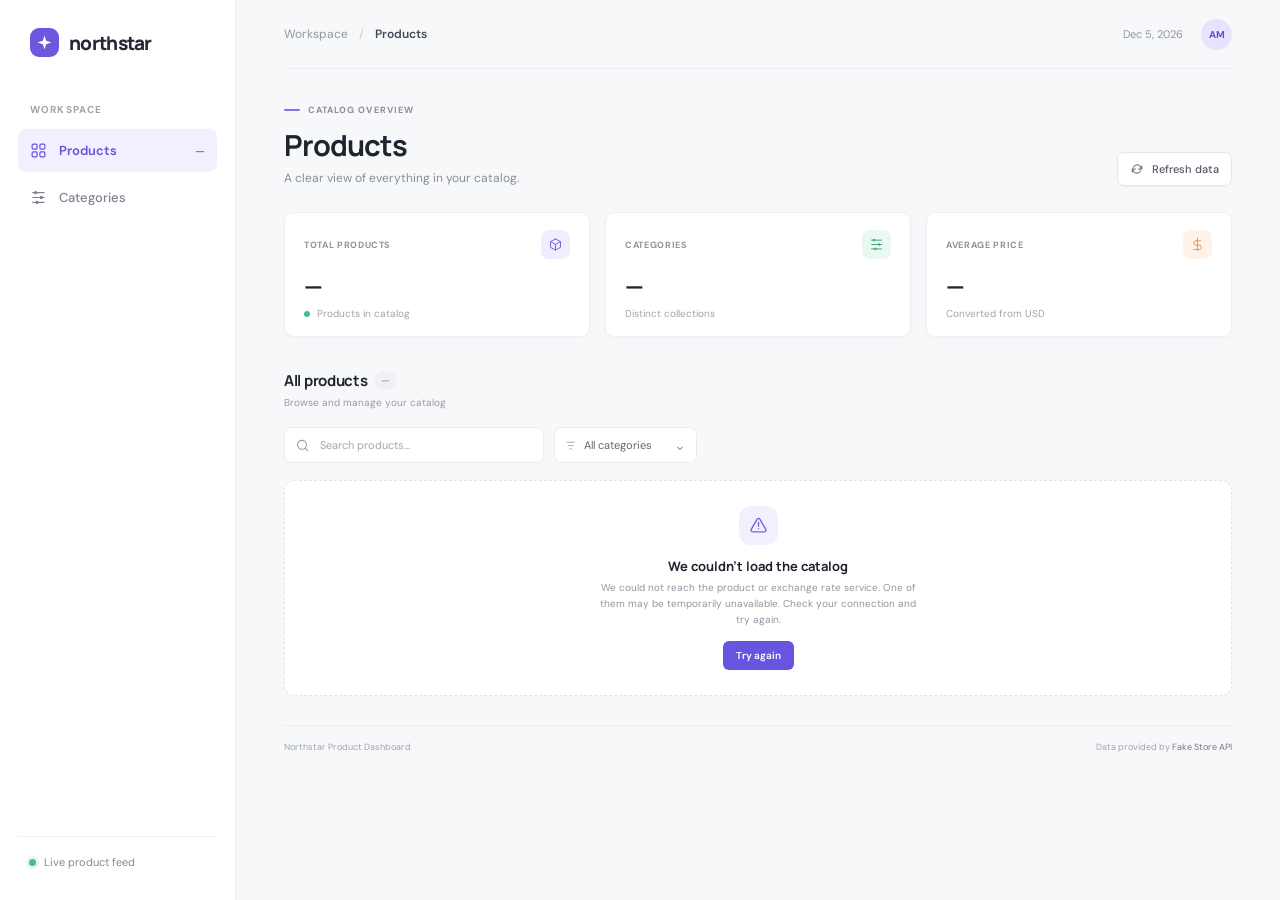
<file: index.html>
<!doctype html>
<html lang="en">
  <head>
    <meta charset="UTF-8" />
    <meta name="viewport" content="width=device-width, initial-scale=1.0" />
    <meta name="theme-color" content="#f7f8fa" />
    <meta name="description" content="Browse a live collection of products in the Northstar product dashboard." />
    <title>Northstar — Product dashboard</title>
    <link rel="preconnect" href="https://fakestoreapi.com" />
    <link rel="preconnect" href="https://fakestoreapi.com" crossorigin />
    <link rel="stylesheet" href="styles.css" />
    <script src="app.js" defer></script>
  </head>
  <body>
    <div class="app-shell">
      <aside class="sidebar" aria-label="Main navigation">
        <a class="brand" href="#" aria-label="Northstar home">
          <span class="brand-mark" aria-hidden="true"><svg viewBox="0 0 24 24"><path d="m12 2 2.3 7.7L22 12l-7.7 2.3L12 22l-2.3-7.7L2 12l7.7-2.3L12 2Z"/></svg></span>
          <span>northstar</span>
        </a>
        <div class="nav-label">WORKSPACE</div>
        <nav>
          <a class="nav-item active" href="#products" aria-current="page"><svg viewBox="0 0 24 24"><rect x="3" y="3" width="7" height="7" rx="1.5"/><rect x="14" y="3" width="7" height="7" rx="1.5"/><rect x="3" y="14" width="7" height="7" rx="1.5"/><rect x="14" y="14" width="7" height="7" rx="1.5"/></svg><span>Products</span><span class="nav-count" id="nav-count">—</span></a>
          <a class="nav-item muted" href="categories.html"><svg viewBox="0 0 24 24"><path d="M4 5h16M4 12h16M4 19h16"/><circle cx="8" cy="5" r="1.5"/><circle cx="16" cy="12" r="1.5"/><circle cx="10" cy="19" r="1.5"/></svg><span>Categories</span></a>
        </nav>
        <div class="sidebar-bottom"><div class="status-dot"></div><span>Live product feed</span></div>
      </aside>

      <main class="main-content" id="products">
        <header class="topbar"><div class="breadcrumbs"><span>Workspace</span><span class="crumb-divider">/</span><strong>Products</strong></div><div class="topbar-right"><span class="topbar-date" id="today-date"></span><span class="avatar" aria-label="Account: Alex Morgan">AM</span></div></header>
        <section class="page-heading">
          <div><div class="eyebrow"><span class="eyebrow-line"></span> CATALOG OVERVIEW</div><h1>Products</h1><p class="subtitle">A clear view of everything in your catalog.</p></div>
          <button class="refresh-button" id="refresh-button" type="button"><svg viewBox="0 0 24 24" aria-hidden="true"><path d="M20 7v5h-5M4 17v-5h5"/><path d="M5.6 9a7 7 0 0 1 11.7-2L20 12M4 12l2.7 5a7 7 0 0 0 11.7-2"/></svg><span>Refresh data</span></button>
        </section>

        <section class="stats-grid" aria-label="Catalog summary">
          <article class="stat-card"><div class="stat-top"><span class="stat-label">TOTAL PRODUCTS</span><span class="stat-icon lavender"><svg viewBox="0 0 24 24"><path d="m12 3 8 4.5v9L12 21l-8-4.5v-9L12 3Z"/><path d="m4.5 7.7 7.5 4.2 7.5-4.2M12 12v9"/></svg></span></div><div class="stat-value" id="total-stat">—</div><div class="stat-note"><span class="live-indicator"></span>Products in catalog</div></article>
          <article class="stat-card"><div class="stat-top"><span class="stat-label">CATEGORIES</span><span class="stat-icon mint"><svg viewBox="0 0 24 24"><path d="M4 5h16M4 12h16M4 19h16"/><circle cx="8" cy="5" r="1.5"/><circle cx="16" cy="12" r="1.5"/><circle cx="10" cy="19" r="1.5"/></svg></span></div><div class="stat-value" id="category-stat">—</div><div class="stat-note">Distinct collections</div></article>
          <article class="stat-card"><div class="stat-top"><span class="stat-label">AVERAGE PRICE</span><span class="stat-icon peach"><svg viewBox="0 0 24 24"><path d="M12 2v20M17 6H9.5a3.5 3.5 0 0 0 0 7h5a3.5 3.5 0 0 1 0 7H6"/></svg></span></div><div class="stat-value" id="average-stat">—</div><div class="stat-note" id="average-note">Converted from USD</div></article>
        </section>

        <section class="catalog-section" aria-label="Product catalog">
          <div class="catalog-header"><div><h2>All products <span class="section-count" id="section-count">—</span></h2><p class="section-subtitle">Browse and manage your catalog</p></div></div>
          <div class="toolbar"><label class="search-box"><svg viewBox="0 0 24 24" aria-hidden="true"><circle cx="11" cy="11" r="7"/><path d="m20 20-4-4"/></svg><input id="search-input" type="search" placeholder="Search products..." autocomplete="off" aria-label="Search products" /></label><label class="select-wrap"><svg viewBox="0 0 24 24" aria-hidden="true"><path d="M4 5h16M7 12h10m-7 7h4"/></svg><select id="category-filter" aria-label="Filter by category"><option value="all">All categories</option></select><span class="select-chevron">⌄</span></label><span class="result-count" id="result-count"></span></div>
          <div id="content-state" aria-live="polite" aria-busy="true"></div>
          <div class="product-grid" id="product-grid"></div>
        </section>
        <footer class="page-footer"><span>Northstar Product Dashboard</span><span>Data provided by <a href="https://fakestoreapi.com/" target="_blank" rel="noreferrer">Fake Store API</a></span></footer>
      </main>
    </div>
  </body>
</html>
</file>
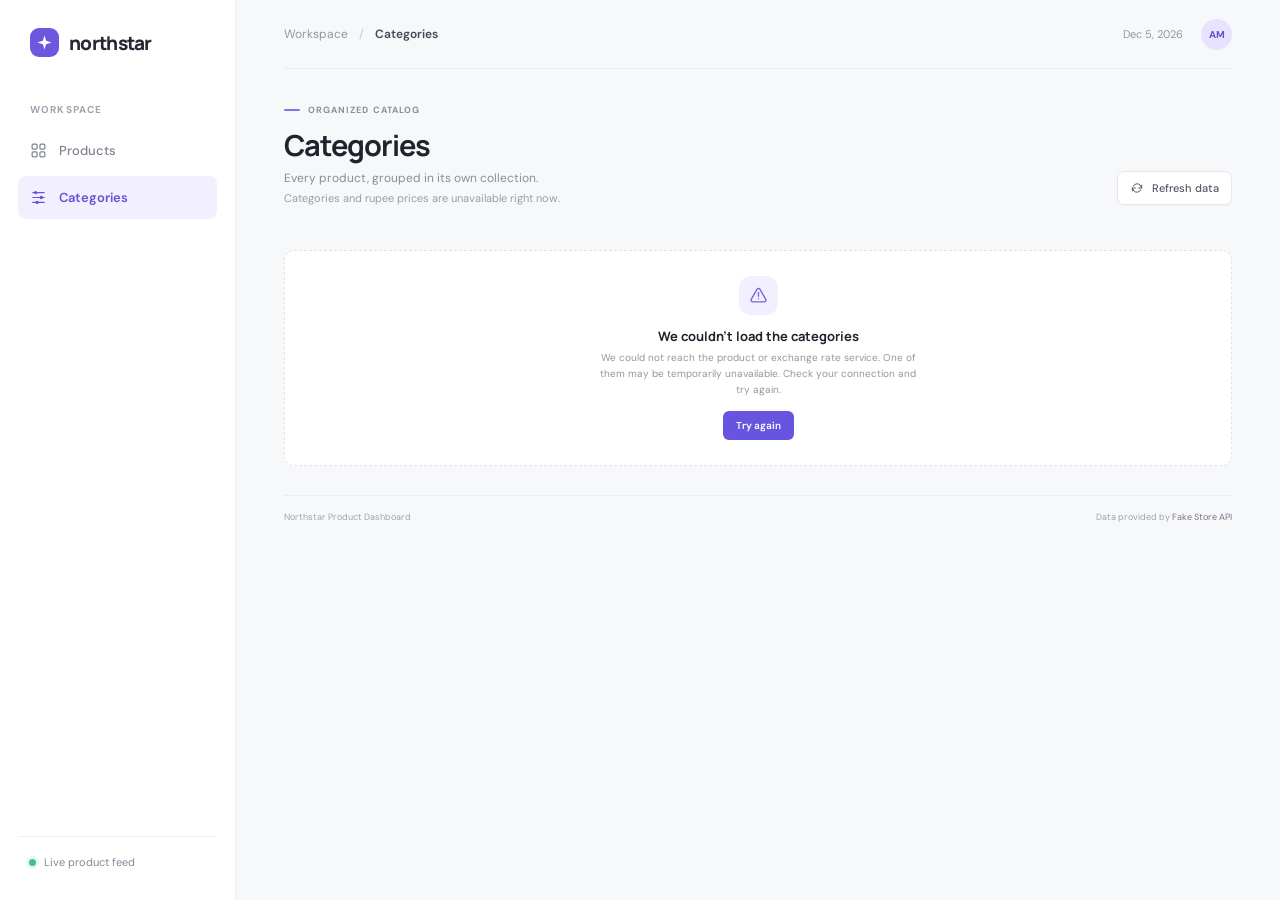
<file: categories.html>
<!doctype html>
<html lang="en">
  <head>
    <meta charset="UTF-8" />
    <meta name="viewport" content="width=device-width, initial-scale=1.0" />
    <meta name="theme-color" content="#f7f8fa" />
    <meta name="description" content="Browse every product, grouped into its own category." />
    <title>Categories — Northstar</title>
    <link rel="preconnect" href="https://fakestoreapi.com" />
    <link rel="preconnect" href="https://fakestoreapi.com" crossorigin />
    <link rel="stylesheet" href="styles.css" />
    <script src="categories.js" defer></script>
  </head>
  <body>
    <div class="app-shell">
      <aside class="sidebar" aria-label="Main navigation">
        <a class="brand" href="index.html" aria-label="Northstar home">
          <span class="brand-mark" aria-hidden="true"><svg viewBox="0 0 24 24"><path d="m12 2 2.3 7.7L22 12l-7.7 2.3L12 22l-2.3-7.7L2 12l7.7-2.3L12 2Z"/></svg></span>
          <span>northstar</span>
        </a>
        <div class="nav-label">WORKSPACE</div>
        <nav>
          <a class="nav-item muted" href="index.html#products"><svg viewBox="0 0 24 24"><rect x="3" y="3" width="7" height="7" rx="1.5"/><rect x="14" y="3" width="7" height="7" rx="1.5"/><rect x="3" y="14" width="7" height="7" rx="1.5"/><rect x="14" y="14" width="7" height="7" rx="1.5"/></svg><span>Products</span></a>
          <a class="nav-item active" href="categories.html" aria-current="page"><svg viewBox="0 0 24 24"><path d="M4 5h16M4 12h16M4 19h16"/><circle cx="8" cy="5" r="1.5"/><circle cx="16" cy="12" r="1.5"/><circle cx="10" cy="19" r="1.5"/></svg><span>Categories</span></a>
        </nav>
        <div class="sidebar-bottom"><div class="status-dot"></div><span>Live product feed</span></div>
      </aside>

      <main class="main-content category-page">
        <header class="topbar"><div class="breadcrumbs"><span>Workspace</span><span class="crumb-divider">/</span><strong>Categories</strong></div><div class="topbar-right"><span class="topbar-date" id="today-date"></span><span class="avatar" aria-label="Account: Alex Morgan">AM</span></div></header>
        <section class="page-heading">
          <div><div class="eyebrow"><span class="eyebrow-line"></span> ORGANIZED CATALOG</div><h1>Categories</h1><p class="subtitle">Every product, grouped in its own collection.</p><div class="category-summary" id="category-summary" aria-live="polite">Loading categories…</div></div>
          <button class="refresh-button" id="refresh-categories" type="button"><svg viewBox="0 0 24 24" aria-hidden="true"><path d="M20 7v5h-5M4 17v-5h5"/><path d="M5.6 9a7 7 0 0 1 11.7-2L20 12M4 12l2.7 5a7 7 0 0 0 11.7-2"/></svg><span>Refresh data</span></button>
        </section>
        <nav class="category-quick-links" id="category-links" aria-label="Jump to a category"></nav>
        <div class="category-state" id="category-state" aria-live="polite" aria-busy="true"></div>
        <div id="category-sections"></div>
        <footer class="page-footer"><span>Northstar Product Dashboard</span><span>Data provided by <a href="https://fakestoreapi.com/" target="_blank" rel="noreferrer">Fake Store API</a></span></footer>
      </main>
    </div>
  </body>
</html>
</file>
<file: styles.css>
@import url('https://fonts.googleapis.com/css2?family=DM+Sans:wght@400;500;600;700&family=Manrope:wght@400;500;600;700;800&display=swap');
:root{font-family:'DM Sans',sans-serif;color:#20232d;background:#f7f8fa;font-synthesis:none;text-rendering:optimizeLegibility;-webkit-font-smoothing:antialiased;--ink:#20232d;--muted:#858a98;--line:#eceef2;--purple:#6855df}
*{box-sizing:border-box}body{margin:0;min-width:320px}.app-shell{min-height:100vh}.sidebar{position:fixed;inset:0 auto 0 0;width:236px;background:#fff;border-right:1px solid #edeef2;padding:28px 18px;display:flex;flex-direction:column;z-index:2}.brand{display:flex;align-items:center;gap:10px;padding:0 12px;color:#252735;text-decoration:none;font:800 19px Manrope,sans-serif;letter-spacing:-.7px}.brand-mark{width:29px;height:29px;display:grid;place-items:center;background:#6b58df;border-radius:9px}.brand-mark svg{width:17px;fill:white}.nav-label{font-size:10px;color:#a0a3ad;letter-spacing:1.15px;font-weight:700;margin:46px 12px 13px}.nav-item{height:43px;border-radius:8px;padding:0 12px;display:flex;align-items:center;gap:12px;color:#575b68;text-decoration:none;font-size:13px;font-weight:500;margin-bottom:4px}.nav-item svg,.select-wrap>svg,.search-box>svg{width:17px;height:17px;fill:none;stroke:currentColor;stroke-width:1.7;stroke-linecap:round;stroke-linejoin:round}.nav-item.active{color:#6652d8;background:#f2f0ff;font-weight:600}.nav-item.active svg{stroke:#6754dd}.nav-item.muted{color:#7f8390}.nav-count{margin-left:auto;font-size:11px;color:#777b89}.sidebar-bottom{margin-top:auto;border-top:1px solid #f0f1f4;padding:18px 11px 3px;display:flex;align-items:center;gap:8px;font-size:11px;color:#858996}.status-dot,.live-indicator{width:7px;height:7px;border-radius:50%;background:#45bf8f;box-shadow:0 0 0 3px #e8f7f0}.main-content{margin-left:236px;padding:0 48px;max-width:1600px}.topbar{height:69px;display:flex;align-items:center;justify-content:space-between;border-bottom:1px solid #ebedf1}.breadcrumbs{display:flex;gap:11px;align-items:center;color:#9296a1;font-size:12px}.crumb-divider{color:#c8cad0}.breadcrumbs strong{font-weight:600;color:#454955}.topbar-right{display:flex;gap:18px;align-items:center}.topbar-date{font-size:11px;color:#9296a1}.avatar{height:31px;width:31px;background:#e7e3ff;color:#6051c7;border-radius:50%;display:grid;place-items:center;font-size:10px;font-weight:700}.page-heading{display:flex;justify-content:space-between;align-items:end;padding:35px 0 26px}.eyebrow{display:flex;align-items:center;gap:8px;color:#8b8e99;letter-spacing:1.05px;font-size:9px;font-weight:700}.eyebrow-line{width:16px;height:2px;background:#8472e7;border-radius:2px}.page-heading h1{font:700 29px Manrope,sans-serif;letter-spacing:-1px;margin:9px 0 5px}.subtitle{margin:0;color:#898d99;font-size:12px}.refresh-button{border:1px solid #e6e7ed;background:#fff;color:#555967;border-radius:7px;padding:9px 12px;display:flex;align-items:center;gap:8px;font:500 11px 'DM Sans',sans-serif;cursor:pointer;box-shadow:0 1px 2px #1f24300a;transition:.18s}.refresh-button:hover{border-color:#b9b0ef;color:#5e4bd2;background:#fcfbff}.refresh-button:disabled{opacity:.6;cursor:wait}.refresh-button svg{width:14px;height:14px;fill:none;stroke:currentColor;stroke-width:1.7;stroke-linecap:round;stroke-linejoin:round}.refresh-button.loading svg{animation:spin 1s linear infinite}@keyframes spin{to{transform:rotate(360deg)}}
.stats-grid{display:grid;grid-template-columns:repeat(3,minmax(0,1fr));gap:15px}.stat-card{background:#fff;border:1px solid #eceef2;border-radius:9px;padding:17px 19px 16px;min-height:124px;box-shadow:0 2px 5px #252b3805}.stat-top{display:flex;align-items:center;justify-content:space-between}.stat-label{font-size:9px;font-weight:700;letter-spacing:.65px;color:#8e929d}.stat-icon{width:29px;height:29px;border-radius:8px;display:grid;place-items:center}.stat-icon svg{width:15px;height:15px;fill:none;stroke:currentColor;stroke-width:1.6;stroke-linecap:round;stroke-linejoin:round}.lavender{background:#f0edff;color:#7664db}.mint{background:#eaf8f2;color:#44a980}.peach{background:#fff3e9;color:#e59b58}.stat-value{font:700 24px Manrope,sans-serif;letter-spacing:-.8px;margin:10px 0 5px}.stat-note{display:flex;align-items:center;gap:7px;color:#a0a3ad;font-size:10px}.live-indicator{width:6px;height:6px;box-shadow:none}
.catalog-section{margin-top:33px}.catalog-header{display:flex;align-items:center;justify-content:space-between}.catalog-header h2{margin:0;font:700 15px Manrope,sans-serif;letter-spacing:-.3px}.section-count{font:500 10px 'DM Sans',sans-serif;color:#9094a0;background:#f0f1f4;border-radius:20px;padding:3px 7px;vertical-align:2px;margin-left:4px}.section-subtitle{margin:5px 0 0;color:#979aa5;font-size:10px}.toolbar{display:flex;align-items:center;gap:10px;margin:18px 0 17px}.search-box,.select-wrap{height:36px;background:#fff;border:1px solid #e9ebef;border-radius:7px;display:flex;align-items:center;gap:8px;color:#9a9da7;padding:0 10px}.search-box{width:260px}.search-box input{width:100%;border:0;outline:0;font:11px 'DM Sans',sans-serif;color:#444;background:transparent}.search-box input::placeholder{color:#a3a6af}.select-wrap{position:relative;min-width:143px}.select-wrap select{appearance:none;border:0;background:transparent;outline:0;color:#626673;font:11px 'DM Sans',sans-serif;width:100%;cursor:pointer}.select-chevron{font-size:14px;color:#999da8;pointer-events:none}.result-count{margin-left:auto;color:#9a9da7;font-size:10px}.product-grid{display:grid;grid-template-columns:repeat(4,minmax(0,1fr));gap:15px}.product-card{min-width:0;background:white;border:1px solid #eceef2;border-radius:9px;overflow:hidden;transition:transform .2s,border-color .2s,box-shadow .2s}.product-card:hover{transform:translateY(-2px);border-color:#dedaf5;box-shadow:0 7px 18px #3431450b}.product-image-wrap{height:170px;background:#fbfbfc;margin:9px 9px 0;border-radius:6px;position:relative;display:grid;place-items:center;overflow:hidden}.product-image{width:76%;height:76%;object-fit:contain;mix-blend-mode:multiply}.product-image.failed{display:none}.image-fallback{display:none;color:#bdc0c8}.image-fallback svg{width:36px;height:36px;fill:none;stroke:currentColor;stroke-width:1.2}.image-fallback.visible{display:block}.product-category{position:absolute;left:10px;top:10px;max-width:calc(100% - 20px);overflow:hidden;text-overflow:ellipsis;white-space:nowrap;font-size:8px;font-weight:600;text-transform:uppercase;letter-spacing:.5px;color:#6957ce;background:#f0edff;border-radius:4px;padding:5px 7px}.product-info{padding:12px 13px 13px}.product-name{font:600 11px/1.5 'DM Sans',sans-serif;color:#383b46;margin:0;display:-webkit-box;-webkit-box-orient:vertical;-webkit-line-clamp:2;overflow:hidden;min-height:33px}.product-meta{display:flex;align-items:center;justify-content:space-between;border-top:1px solid #f0f1f3;margin-top:10px;padding-top:9px}.product-price{font:700 14px Manrope,sans-serif;color:#282b35;letter-spacing:-.3px}.product-rating{font-size:9px;color:#a0a2ab;display:flex;align-items:center;gap:3px}.star{color:#e9aa4b;font-size:11px}.page-footer{display:flex;justify-content:space-between;border-top:1px solid #ebedf1;margin-top:29px;padding:15px 0 21px;color:#a0a3ad;font-size:9px}.page-footer a{color:#77728f;text-decoration:none}.page-footer a:hover{text-decoration:underline}
.state-panel{border:1px dashed #e1e3e9;border-radius:10px;background:#fff;min-height:208px;display:flex;flex-direction:column;align-items:center;justify-content:center;text-align:center;padding:25px}.state-icon{width:39px;height:39px;border-radius:12px;background:#f2f0ff;color:#7563db;display:grid;place-items:center;margin-bottom:12px}.state-icon svg{width:19px;height:19px;fill:none;stroke:currentColor;stroke-width:1.7;stroke-linecap:round;stroke-linejoin:round}.state-panel h3{font:700 13px Manrope,sans-serif;margin:0 0 5px}.state-panel p{font-size:10px;color:#9296a0;max-width:330px;line-height:1.6;margin:0 0 13px}.state-action{border:0;border-radius:6px;background:#6855df;color:white;font:600 10px 'DM Sans',sans-serif;padding:8px 13px;cursor:pointer}.state-action:hover{background:#5743cc}.skeleton{pointer-events:none}.skeleton .product-image-wrap{background:linear-gradient(90deg,#f5f5f7 25%,#eeeeF1 50%,#f5f5f7 75%);background-size:200% 100%;animation:pulse 1.3s infinite}@keyframes pulse{to{background-position:-200% 0}}.skeleton-line{height:9px;background:#f0f1f4;border-radius:5px;margin:5px 0}.skeleton-line.short{width:60%}.skeleton .product-info{padding:13px}.empty-inline{grid-column:1/-1;text-align:center;padding:45px 10px;color:#9296a0;font-size:12px}.empty-inline strong{display:block;color:#545865;margin-bottom:5px;font-size:13px}
@media(min-width:1500px){.main-content{margin-left:236px;padding-left:64px;padding-right:64px}.product-image-wrap{height:190px}}@media(max-width:1100px){.main-content{padding:0 30px}.product-grid{grid-template-columns:repeat(3,minmax(0,1fr))}.product-image-wrap{height:160px}}@media(max-width:760px){.sidebar{width:64px;padding:23px 9px}.brand{padding:0 8px}.brand>span:last-child,.nav-label,.nav-item span,.sidebar-bottom span{display:none}.nav-item{justify-content:center;padding:0}.nav-item svg{width:19px;height:19px}.sidebar-bottom{justify-content:center;padding:16px 0}.main-content{margin-left:64px;padding:0 20px}.topbar-date{display:none}.product-grid{grid-template-columns:repeat(2,minmax(0,1fr))}.stats-grid{gap:9px}.stat-card{padding:13px;min-height:114px}.stat-label{font-size:8px}.stat-value{font-size:20px}.stat-icon{width:25px;height:25px}.product-image-wrap{height:150px}.page-heading{padding-top:27px}}@media(max-width:500px){.main-content{padding:0 14px}.page-heading{align-items:flex-start;gap:12px}.page-heading h1{font-size:25px}.subtitle{font-size:11px}.refresh-button{padding:8px;margin-top:17px}.refresh-button span{display:none}.stats-grid{grid-template-columns:1fr 1fr}.stat-card:last-child{grid-column:span 2}.toolbar{flex-wrap:wrap}.search-box{width:100%}.select-wrap{flex:1}.result-count{margin-left:0}.product-grid{gap:9px}.product-image-wrap{height:125px;margin:6px 6px 0}.product-info{padding:9px}.product-name{font-size:10px}.product-price{font-size:12px}.page-footer{gap:12px;line-height:1.5}.page-footer span:last-child{text-align:right}}

.category-page .page-heading{padding-bottom:20px}.category-summary{margin-top:5px;color:#9a9da7;font-size:11px}.category-quick-links{display:flex;flex-wrap:wrap;gap:8px;margin:0 0 25px}.category-chip{display:inline-flex;align-items:center;gap:7px;padding:7px 10px;border:1px solid #e8e9ef;background:#fff;color:#626673;border-radius:6px;text-decoration:none;font-size:10px;transition:.18s}.category-chip:hover{border-color:#c9c2ef;color:#5e4bd2;background:#fcfbff}.category-chip span{color:#9b9eaa;font-size:9px}.category-group{margin:24px 0 30px;scroll-margin-top:24px}.category-group-header{display:flex;align-items:center;gap:9px;border-bottom:1px solid #e9ebf0;padding-bottom:12px;margin-bottom:14px}.category-group-header h2{font:700 15px Manrope,sans-serif;letter-spacing:-.3px;margin:0;text-transform:capitalize}.category-product-count{font-size:9px;color:#868a96;background:#eeeff3;border-radius:20px;padding:4px 7px}.category-group .product-grid{grid-template-columns:repeat(4,minmax(0,1fr))}.category-state{margin:5px 0 20px}.category-loading{min-height:90px;color:#999da7;font-size:11px;padding:35px;text-align:center}.category-group .product-image-wrap{height:155px}@media(max-width:1100px){.category-group .product-grid{grid-template-columns:repeat(3,minmax(0,1fr))}}@media(max-width:760px){.category-group .product-grid{grid-template-columns:repeat(2,minmax(0,1fr))}.category-group .product-image-wrap{height:145px}}@media(max-width:500px){.category-group .product-image-wrap{height:125px}}
</file>
